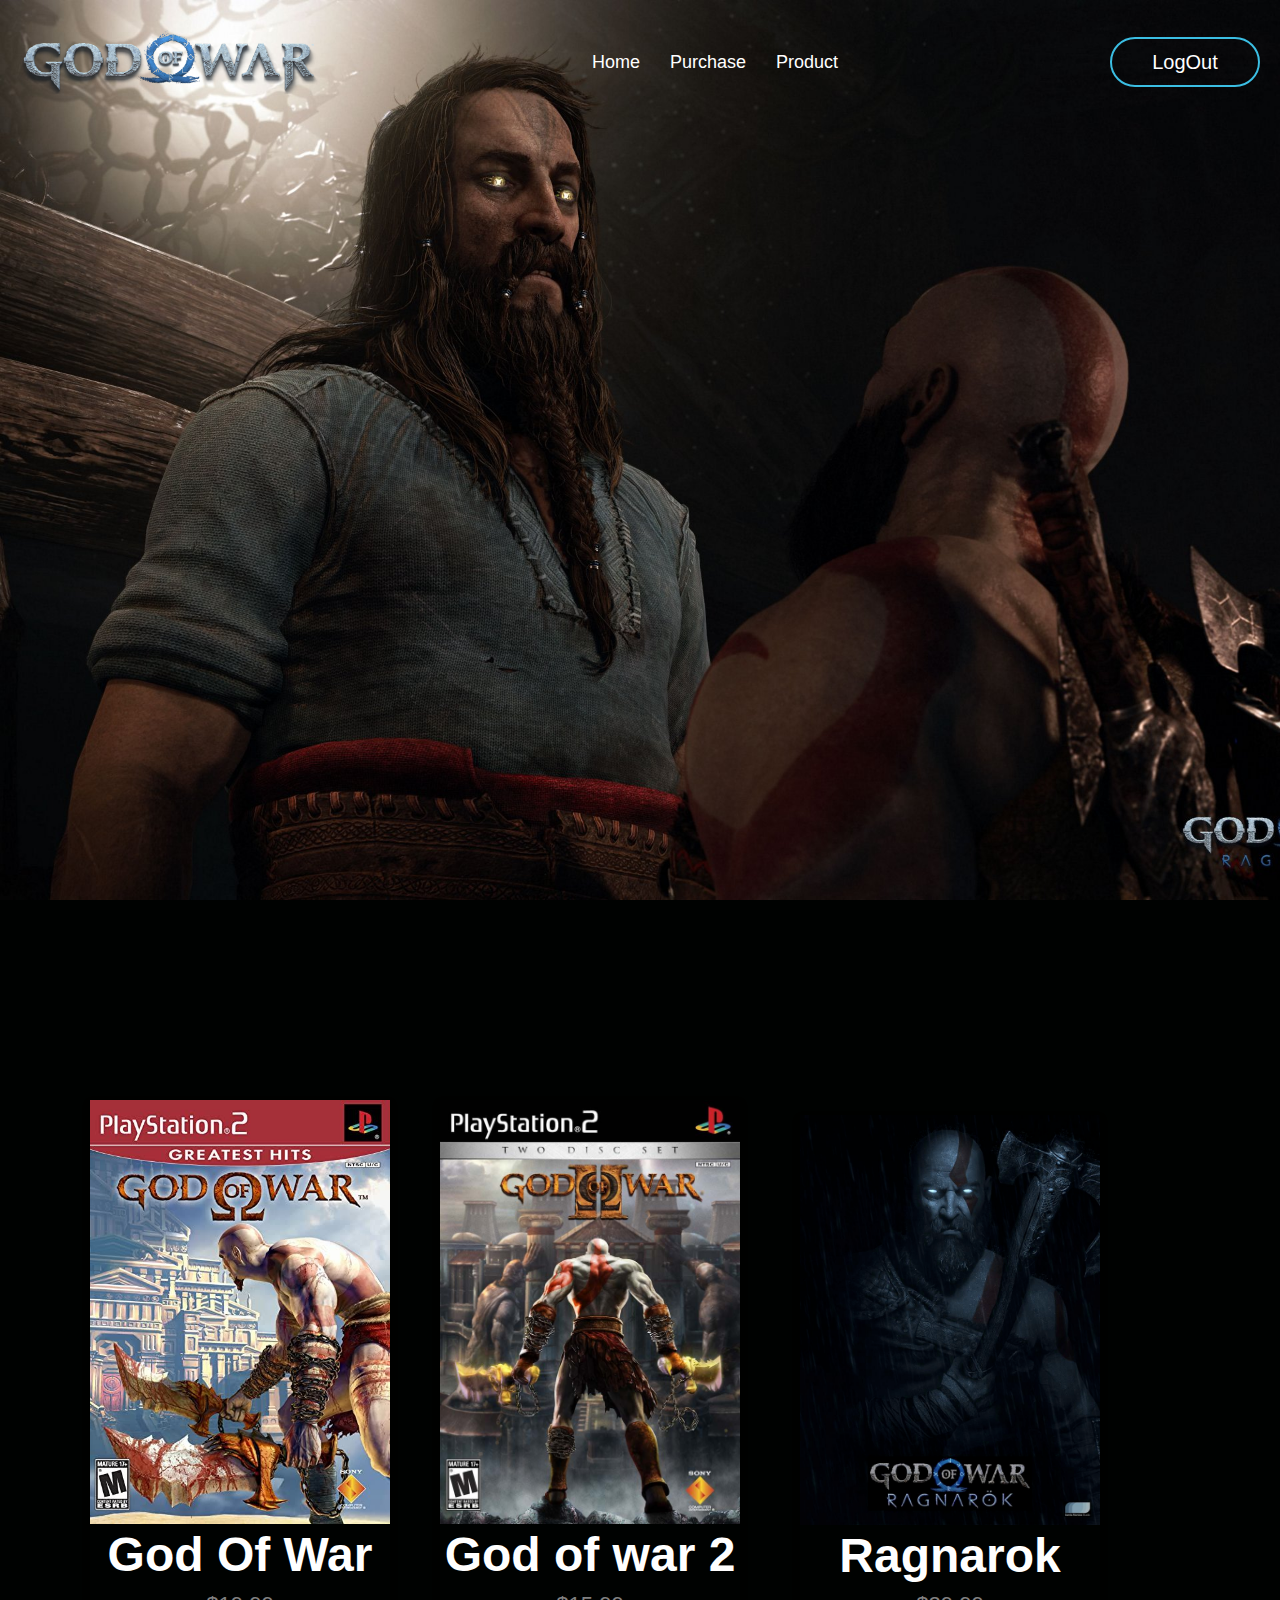
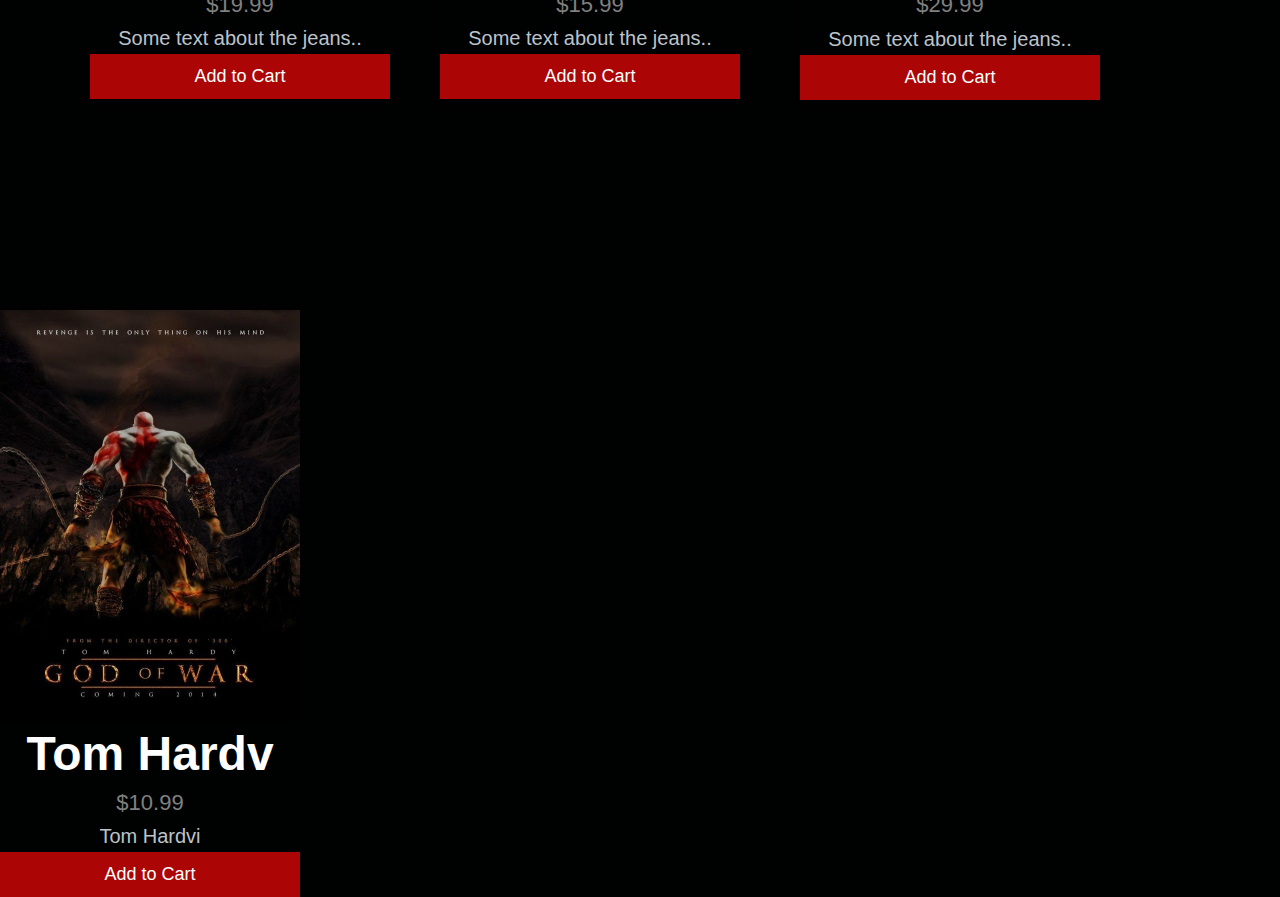
<file: buy.html>
<!DOCTYPE html>
<html lang="en">
  <head>
    <meta charset="UTF-8" />
    <meta name="viewport" content="width=device-width, initial-scale=1.0" />
    <title>God of War</title>
    <link rel="stylesheet" href="style.css" />
    <link rel="icon" type="image/x-icon" href="apple-touch-icon.png" />
    <link
      href="https://fonts.googleapis.com/css2?family=Reem+Kufi+Ink&display=swap"
      rel="stylesheet"
    />
    <link
      rel="stylesheet"
      href="https://cdnjs.cloudflare.com/ajax/libs/font-awesome/6.2.0/css/all.min.css"
    />
  </head>
  <style></style>
  <style>
    body {
      background-image: url(1176272.jpg);
      background-size: cover;
      background-position: top center;
      background-repeat: no-repeat;
     
    }
    .card {
  box-shadow: 0 4px 8px 0 rgba(0, 0, 0, 0.2);
  max-width: 300px;
  margin: auto;
  text-align: center;
  font-family: arial;
}

.price {
  color: grey;
  font-size: 22px;
}

.card button {
  border: none;
  outline: 0;
  padding: 12px;
  color: white;
  background-color: #ab0505;
  text-align: center;
  cursor: pointer;
  width: 100%;
  font-size: 18px;
}

.card button:hover {
  opacity: 0.7;
}

  </style>
  <body>
    <div class="wrapper">
      <nav>
        <div class="menu">
          <div class="logo">
            <img src="img/GodLogo.png" />
          </div>

          <input type="checkbox" id="check" />
          <label for="check" class="checkbtn">
            <i class="fas fa-bars"></i>
          </label>
          <ul>
            <li>
              <div class="MobNavBtns">
                <button>Play Now</button>
              </div>
            </li>
            <li><a href="home.html">Home</a></li>
            <li><a href="bullets.svg">Purchase</a></li>
            <li><a href="battel.html">Product</a></li>
          </ul>
          <div class="NavBtns">
            <li></li>
            <button><a href="god of war.html" style="text-decoration: none;">LogOut</a></button>
          </div>
        </div>
        </div>
      </nav>
      <!-- <section class="s-story">
        <div class="container">
          <div class="left">
            <h3 class="subtitle">
              <img src="bullets.svg" alt="Bullet" />
              <span>Action-Adventure</span>
            </h3>
  
            <h2>
             About Game
            </h2>
            <p>
                God of War is an action-adventure game franchise created by David Jaffe at Sony's Santa Monica Studio. It began in 2005 on the PlayStation 2 (PS2) video game console and has become a flagship series for PlayStation, consisting of nine installments across multiple platforms. Based on ancient mythologies, the story follows Kratos, a Spartan warrior and later the Greek God of War, who was tricked into killing his family by his former master, the original Greek God of War Ares. This sets off a series of events that leads to wars with the different mythological pantheons. The Greek-based games see Kratos follow a path of vengeance due to the machinations of the Olympian gods, while the Norse-based games which take place many years after the Greek-based ones and introduce his son Atreus as a secondary protagonist, show an older Kratos on a path of redemption and inadvertently coming into conflict with the Norse gods.
            </p>
  
            <div class="corp">
              <img
                src="logo.png"
                alt="Logo da Santa Monica Studio e da Sony"
              />
              <p>
                
              </p>
            </div>
          </div> -->
  
          <!-- <img
            src="81971-playstation-god-armour-of-knight-iii-war.png" height="1000px" width="900px"
            class="kratos-atreus"
            alt="Kratos e Atreus"
            data-aos="fade-left"
          />
        </div>
      </section>
       -->
      
      <div class="card" style="float: inline-start; margin-right: 50px;margin-left: 90px; margin-top: 200px;">
        <img src="god.jpg" alt="Denim Jeans" style="width:100%">
        <h2>God Of War</h2>
        <p class="price">$19.99</p>
        <p>Some text about the jeans..</p>
        <p><button>Add to Cart</button></p>
      </div>
      
      
      
      <div class="card" style="float: left;  margin-right: 60px;margin-top: 200px;">
        <img src="God of War II - (PS2) PlayStation 2 [Pre-Owned] - PRE-OWNED GAME DISCS (2) WITH GAME CASE AND GAME COVER AND GAME MANUAL.jpg" alt="Denim Jeans" style="width:100%">
        <h2> God of war 2</h2>
        <p class="price">$15.99</p>
        <p>Some text about the jeans..</p>
        <p><button>Add to Cart</button></p>
      </div>
      <div class="card" style="float: left;  margin-right: 60px; margin-top: 15px;margin-top: 215px;">
        <img src="God of War Ragnarök Concept Poster.jpg" alt="Denim Jeans" style="width:100%">
        <h2> Ragnarok</h2>
        <p class="price">$29.99</p>
        <p>Some text about the jeans.. <br></p>
        <p><button>Add to Cart</button></p>
      </div>    
      <div class="card" style="float: left; margin-right: 60px;margin-top: 15px;margin-top: 210px;">
        <img src="m.jpg" alt="Denim Jeans" style="width:100%">
        <h2> Tom Hardv</h2>
        <p class="price">$10.99</p>
        <p>Tom Hardvi</p>
        <p><button>Add to Cart</button></p>
      </div>
      </body>   
      </html>
</file>
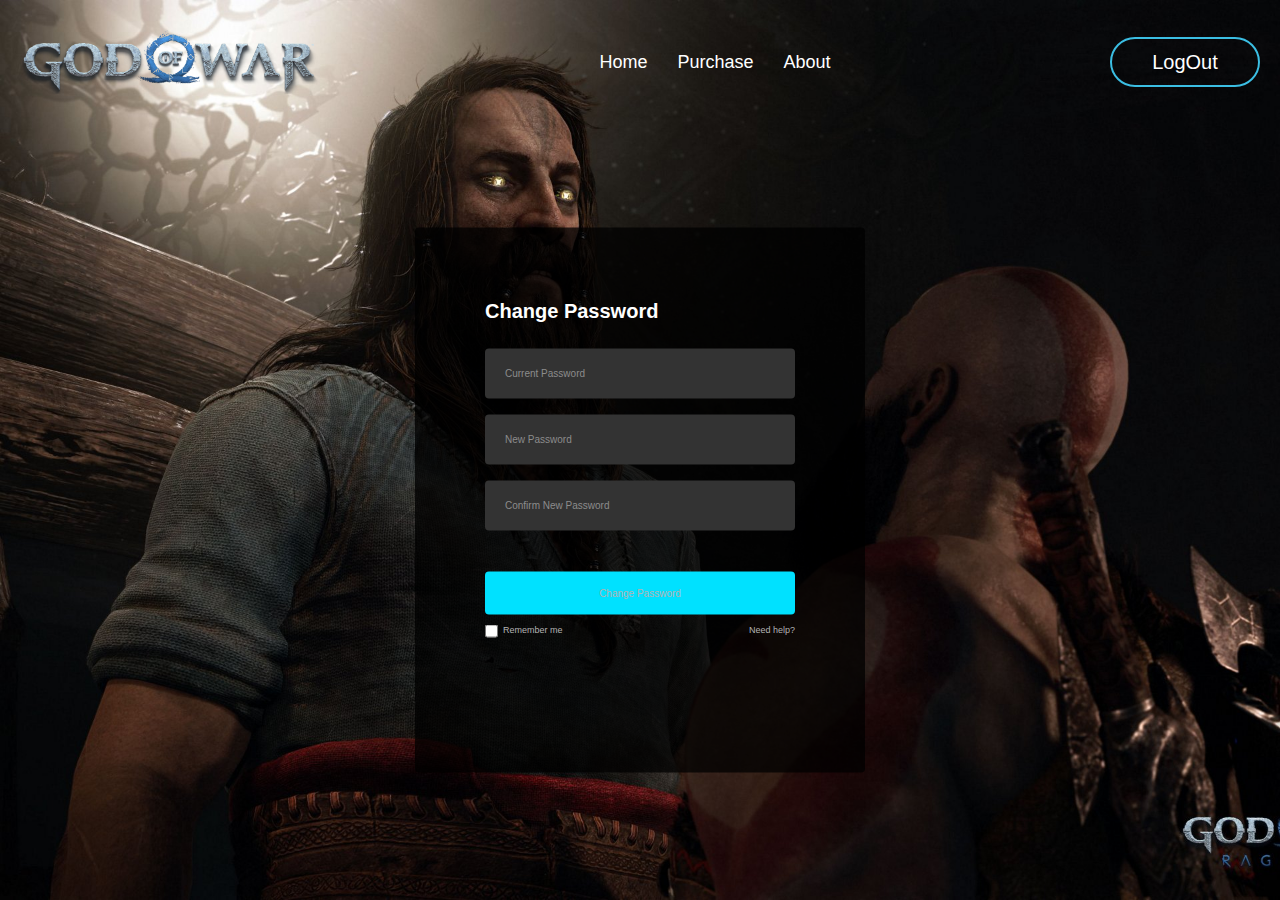
<file: chang.html>
<!DOCTYPE html>
<html lang="en">
  <head>
    <meta charset="UTF-8" />
    <meta name="viewport" content="width=device-width, initial-scale=1.0" />
    <title>God of War</title>
    <link rel="stylesheet" href="style.css" />
    <link rel="icon" type="image/x-icon" href="apple-touch-icon.png" />
    <link
      href="https://fonts.googleapis.com/css2?family=Reem+Kufi+Ink&display=swap"
      rel="stylesheet"
    />
    <link
      rel="stylesheet"
      href="https://cdnjs.cloudflare.com/ajax/libs/font-awesome/6.2.0/css/all.min.css"
    />
  </head>
  <style></style>
  <style>
    body {
      background-image: url(1176272.jpg);
      background-size: cover;
      background-position: top center;
      background-repeat: no-repeat;
     
    }
    .card {
  box-shadow: 0 4px 8px 0 rgba(0, 0, 0, 0.2);
  max-width: 300px;
  margin: auto;
  text-align: center;
  font-family: arial;
}

.price {
  color: grey;
  font-size: 22px;
}

.card button {
  border: none;
  outline: 0;
  padding: 12px;
  color: white;
  background-color: #ab0505;
  text-align: center;
  cursor: pointer;
  width: 100%;
  font-size: 18px;
}

.card button:hover {
  opacity: 0.7;
}

  </style>
  <body>
    <div class="wrapper">
      <nav>
        <div class="menu">
          <div class="logo">
            <img src="img/GodLogo.png" />
          </div>

          <input type="checkbox" id="check" />
          <label for="check" class="checkbtn">
            <i class="fas fa-bars"></i>
          </label>
          <ul>
            <li>
              <div class="MobNavBtns">
                <button>Play Now</button>
              </div>
            </li>
            <li><a href="home.html">Home</a></li>
            <li><a href="buy.html">Purchase</a></li>
            <li><a href="About.html">About</a></li>
          </ul>
          <div class="NavBtns">
            <li></li>
            <button><a href="god of war.html" style="text-decoration: none;">LogOut</a></button>
          </div>
        </div>
        </div>
      </nav>
      <div class="form-wrapper" style="margin-top: 50px;">
        <h2>Change Password</h2>
        <form action="#">
            <div class="form-control">
                <input type="text" required>
                <label>Current Password</label>
            </div>
            <div class="form-control">
                <input type="password" required>
                <label> New Password</label>
            </div>
            <div class="form-control">
                <input type="password" required>
                <label>  Confirm New Password</label>
            </div>
            <button type="submit"><a href="home.html" style="text-decoration: none;">Change Password</a></button>
            <div class="form-help"> 
                <div class="remember-me">
                    <input type="checkbox" id="remember-me">
                    <label for="remember-me">Remember me</label>
                </div>
                <a href="#">Need help?</a>
            </div>
        </form>
        <!-- <p>New to Game? <a href="singup.html">Sign up now</a></p>
        <small>
            This page is protected by Google reCAPTCHA to ensure you're not a bot. 
            <a href="#">Learn more.</a>
        </small> -->
    </div>
        
      </body>
      </html>
</file>
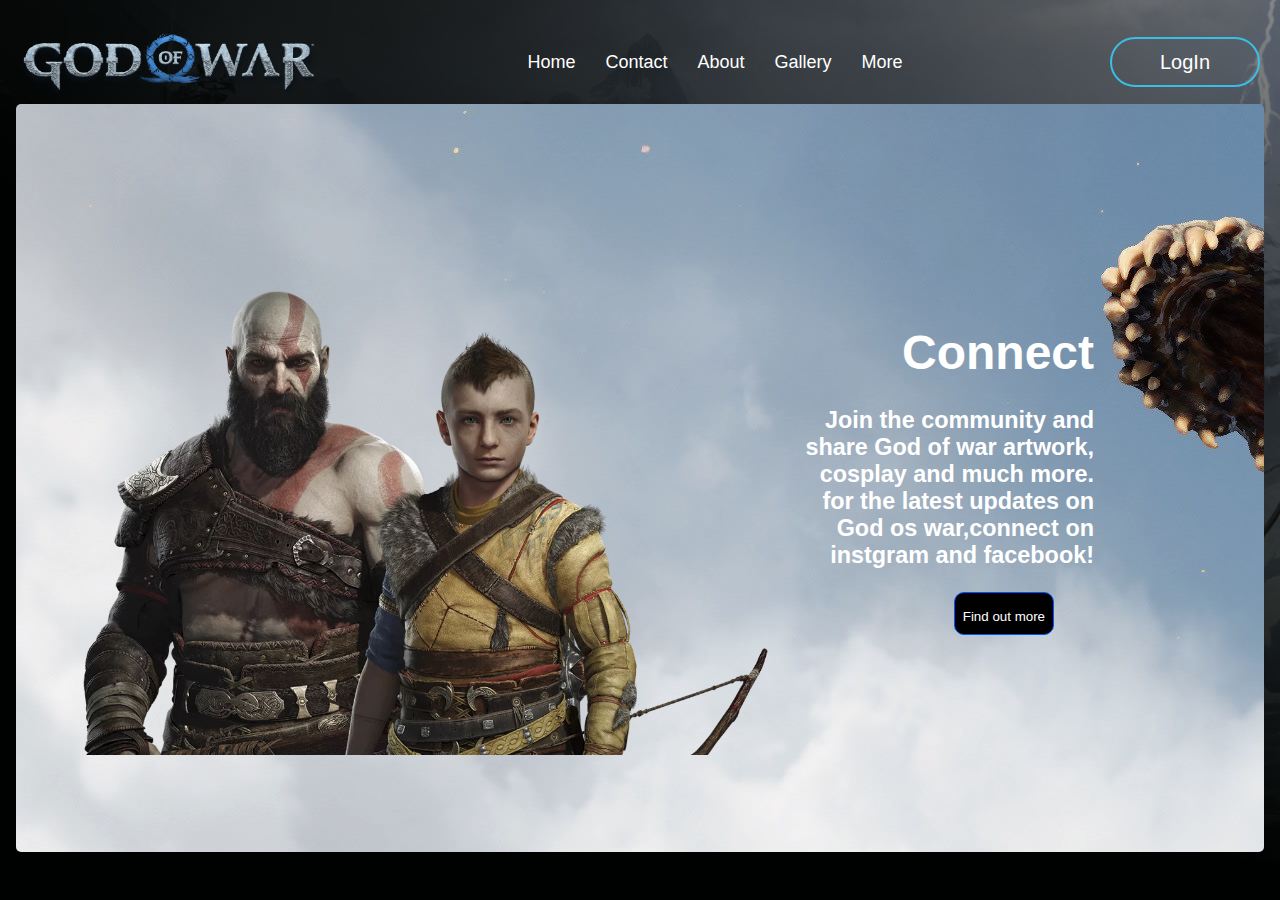
<file: Contact.html>
<!DOCTYPE html>
<html lang="en">
  <head>
    <meta charset="UTF-8" />
    <meta name="viewport" content="width=device-width, initial-scale=1.0" />
    <title>God Of War</title>
    <link rel="stylesheet" href="style.css" />
    <link rel="icon" type="image/x-icon" href="apple-touch-icon.png" />
    <link
      href="https://fonts.googleapis.com/css2?family=Reem+Kufi+Ink&display=swap"
      rel="stylesheet"
    />
    <link
      rel="stylesheet"
      href="https://cdnjs.cloudflare.com/ajax/libs/font-awesome/6.2.0/css/all.min.css"
    />
  </head>
  <style>
    body {
      background-image: url(bg-story.png);
      background-size: cover;
      background-position: top center;
      background-repeat: no-repeat;
    }
    input[type=text], select, textarea {
  width: 100%;
  padding: 12px;
  border: 1px solid #ccc;
  margin-top: 6px;
  margin-bottom: 16px;
  resize: vertical;
}

input[type=submit] {
  background-color: #04AA6D;
  color: white;
  padding: 12px 20px;
  border: none;
  cursor: pointer;
}

input[type=submit]:hover {
  background-color: #45a049;
}


.container {
  border-radius: 5px;
  background-image: url(bg-characters.png);
  padding: 10px;
}


.column {
  float: left;
  width: 50%;
  margin-top: 6px;
  padding: 20px;
}


.row:after {
  content: "";
  display: table;
  clear: both;
}


@media screen and (max-width: 600px) {
  .column, input[type=submit] {
    width: 100%;
    margin-top: 0;
  }
}

.container {
  display: flex;
  align-items: center;
  justify-content: center
}

img {
  max-width: 100%;
  max-height:100%;
}

.text {
  font-size: 20px;
  padding-left: 20px;
}
.button {
        background-color: #000;
        border: .5px solid rgb(0, 81, 255);
        border-radius: 10px;
        color: #fff;
        padding: 8px;
        float: right;
        margin-right: 200px; 
        padding-top: 10px;
        /* box-shadow: 0 0 30px 0 rgb(0, 47, 255),
                    0 0 30px 0 rgb(0, 47, 255),
                    0 0 10px 0 rgb(0, 47, 255); */
      }
  </style>
  <body>
    <div class="wrapper">

      <nav>
        <div class="menu">
      
          <div class="logo">
            <img src="img/GodLogo.png" />
          </div>


          <input type="checkbox" id="check" />
          <label for="check" class="checkbtn">
            <i class="fas fa-bars"></i>
          </label>
          <ul>
            <li>
              <div class="MobNavBtns">
                <button>Play Now</button>
              </div>
            </li>
            <li><a href="god of war.html">Home</a></li>
            <li><a href="Contact.html">Contact</a></li>
            <li><a href="About.html">About</a></li>
            <li><a href="gallery.html">Gallery</a></li>
            <li><a href="#">More</a></li>
          </ul>

          <div class="NavBtns">
            <li></li>
            <button><a href="Login.html" style="text-decoration: none;">LogIn</a></button>
          </div>
        </div>
      </nav>
      <div class="container" style="background-image: url(1173138.jpg);">
        <div class="image">
          <img src="son.webp" style="margin-top: 90px;">
        </div>
        <div class="text" >
          <h2 style="text-align: end; margin-right: 160px;font-family:Verdana, Geneva, Tahoma, sans-serif;"  >Connect</h2> <br>
          <h3 style="text-align: end;margin-right: 160px;">Join the community and  share God of war artwork,<br> cosplay and much more.<br> for the latest updates on <br>God os  war,connect  on instgram and facebook!</h3>
        <br><div class="button"><button>Find out more</button>
        </div>
      </div>
     
      </body>
    </html>
</file>
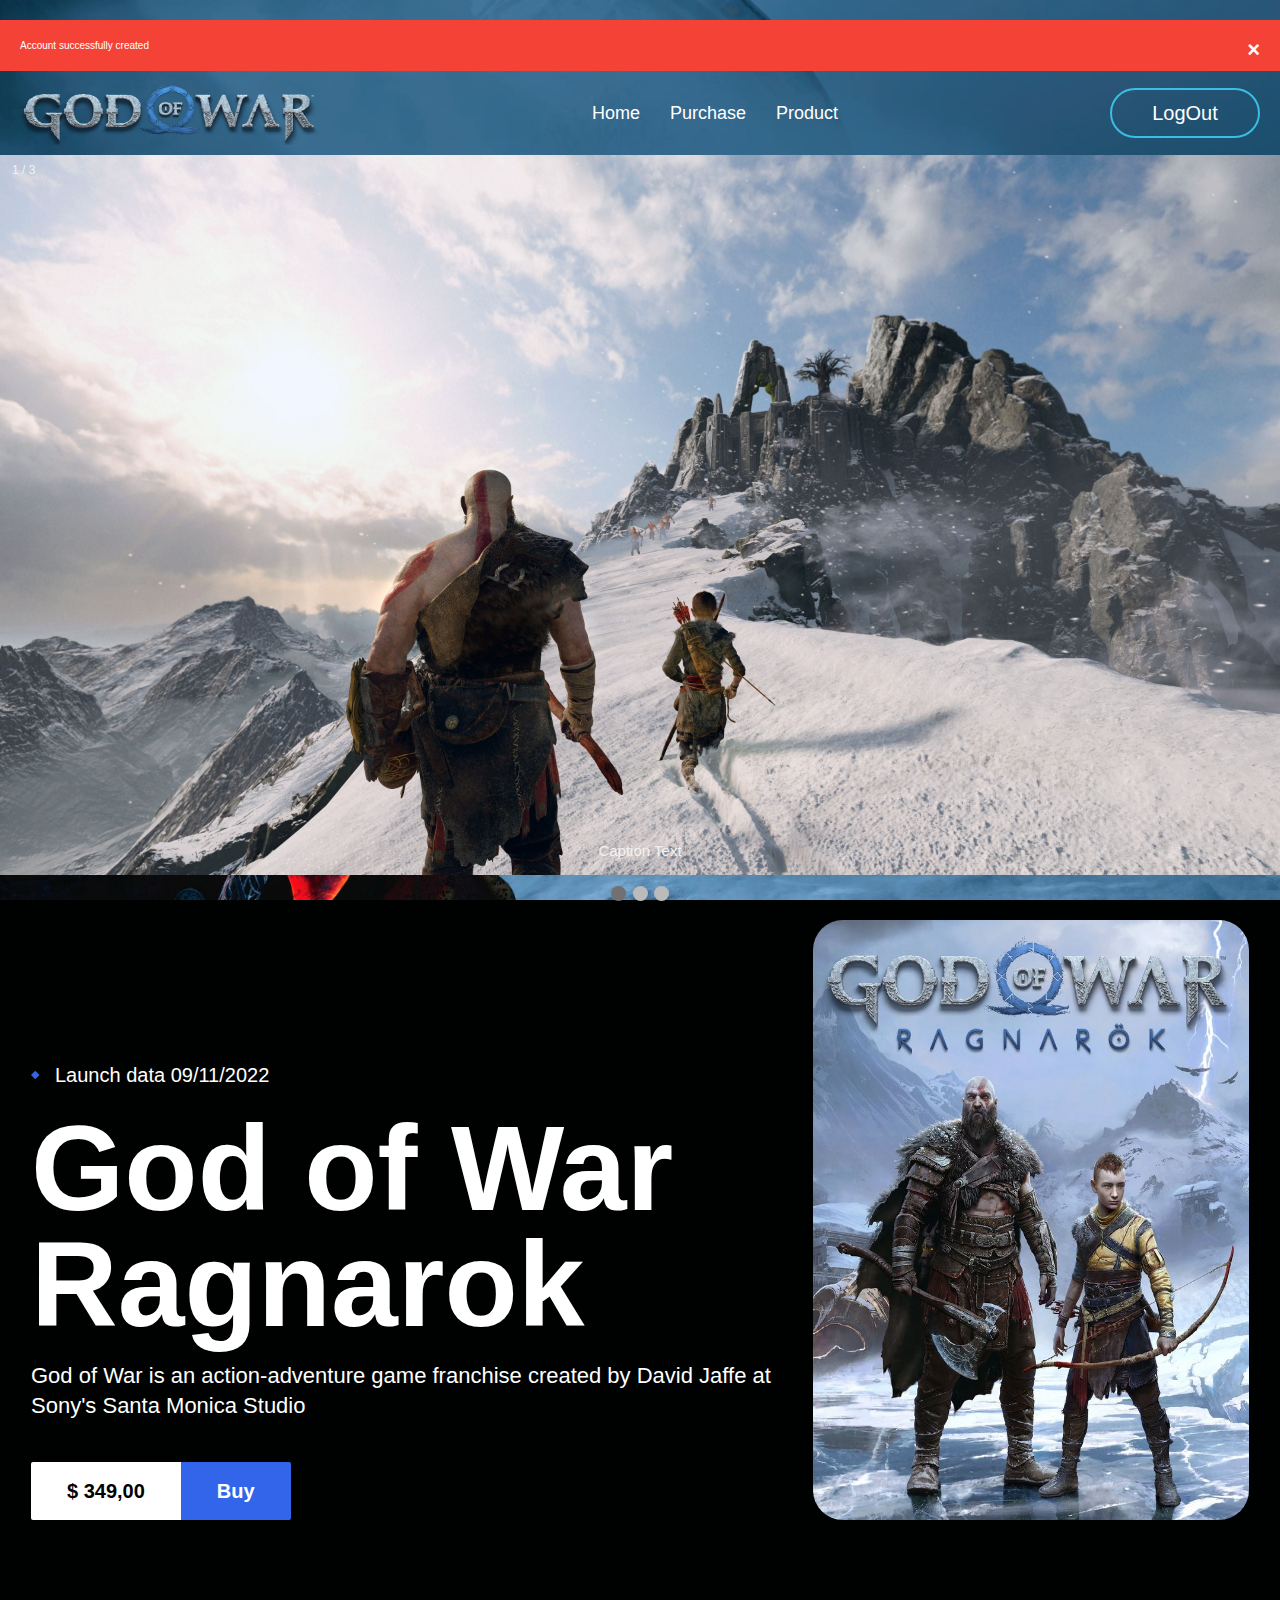
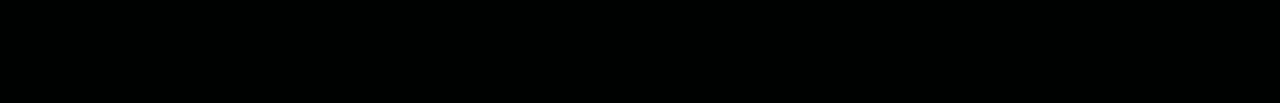
<file: home.html>
<!DOCTYPE html>
<html lang="en">
  <head>
    <meta charset="UTF-8" />
    <meta name="viewport" content="width=device-width, initial-scale=1.0" />
    <title>God of War</title>
    <link rel="stylesheet" href="style.css" />
    <link rel="icon" type="image/x-icon" href="apple-touch-icon.png" />
    <link
      href="https://fonts.googleapis.com/css2?family=Reem+Kufi+Ink&display=swap"
      rel="stylesheet"
    />
    <link
      rel="stylesheet"
      href="https://cdnjs.cloudflare.com/ajax/libs/font-awesome/6.2.0/css/all.min.css"
    />
  </head>
  <style></style>
  <style>
    body {
      background-image: url(1304607.jpeg);
      background-size: cover;
      background-position: top center;
      background-repeat: no-repeat;
    }

.slideshow-container {
  max-width: 3000px;
  position: relative;
  margin: auto;
}


.text {
  color: #f2f2f2;
  font-size: 15px;
  padding: 8px 12px;
  position: absolute;
  bottom: 8px;
  width: 100%;
  text-align: center;
}


.numbertext {
  color: #f2f2f2;
  font-size: 12px;
  padding: 8px 12px;
  position: absolute;
  top: 0;
}


.dot {
  height: 15px;
  width: 15px;
  margin: 0 2px;
  background-color: #bbb;
  border-radius: 50%;
  display: inline-block;
  transition: background-color 0.6s ease;
}

.active {
  background-color: #717171;
}

.fade {
  animation-name: fade;
  animation-duration: 1.5s;
}

@keyframes fade {
  from {opacity: .4} 
  to {opacity: 1}
}


@media only screen and (max-width: 300px) {
  .text {font-size: 11px}
}
.s-hero1 {
  padding-top: 16.4rem;
  padding-bottom: 10.3rem;
  background-image: url("bg-story.png");
  background-position: top center;
  background-repeat: no-repeat;
  background-attachment: fixed;
  height: 80rem;}
  
  .container {
    display: flex;
    align-items: flex-end;
    justify-content: space-between;
  }

  .left {
    width: 100%;
    max-width: 78.2rem;

    h1 {
      margin-top: 2.4rem;
      margin-bottom: 1.8rem;
    }

    p {
      font-weight: 500;
      font-size: 2.2rem;
      line-height: 140%;
      color: #ffffff;
      margin-bottom: 4rem;
    }

    .value {
      display: flex;

      strong {
        background-color: #ffffff;
        padding: 1.8rem 3.6rem;
        font-weight: 700;
        font-size: 2rem;
        line-height: 2.2rem;
        color: #000000;
        border-top-left-radius: 0.2rem;
        border-bottom-left-radius: 0.2rem;
      }

      a {
        display: block;
        background-color: #3265ea;
        padding: 1.8rem 3.6rem;
        font-weight: 700;
        font-size: 2rem;
        line-height: 2.2rem;
        text-decoration: none;
        border-top-right-radius: 0.2rem;
        border-bottom-right-radius: 0.2rem;
      }
    }
  }
  .alert {
  padding: 20px;
  background-color: #f44336;
  color: white;
}

.closebtn {
  margin-left: 15px;
  color: white;
  font-weight: bold;
  float: right;
  font-size: 22px;
  line-height: 20px;
  cursor: pointer;
  transition: 0.3s;
}

.closebtn:hover {
  color: black;
}
  </style>
  <body><div class="alert">
    <span class="closebtn" onclick="this.parentElement.style.display='none';">&times;</span> 
    Account successfully created
  </div>
    <div class="wrapper">
      <nav>
        <div class="menu">
          <div class="logo">
            <img src="img/GodLogo.png" />
          </div>

          <input type="checkbox" id="check" />
          <label for="check" class="checkbtn">
            <i class="fas fa-bars"></i>
          </label>
          <ul>
            <li>
              <div class="MobNavBtns">
                <button>Play Now</button>
              </div>
            </li>
            <li><a href="home.html">Home</a></li>
            <li><a href="buy.html">Purchase</a></li>
            <li><a href="battel.html">Product</a></li>
          </ul>
          <div class="NavBtns">
            <li></li>
            <button><a href="god of war.html" style="text-decoration: none;">LogOut</a></button>
          </div>
        </div>
      </nav>
      <div class="slideshow-container">

        <div class="mySlides fade">
          <div class="numbertext">1 / 3</div>
          <img src="peakpx (4).jpg" style="width:100%">
          <div class="text">Caption Text</div>
        </div>
        
        <div class="mySlides fade">
          <div class="numbertext">2 / 3</div>
          <img src="peakpx (5).jpg" style="width:100%">
          <div class="text">Caption Two</div>
        </div>
        
        <div class="mySlides fade">
          <div class="numbertext">3 / 3</div>
          <img src="wp8993620-god-of-war-ultra-hd-wallpapers.jpg" style="width:100%">
          <div class="text">Caption Three</div>
        </div>
        
        </div>
        <br>
        
        <div style="text-align:center">
          <span class="dot"></span> 
          <span class="dot"></span> 
          <span class="dot"></span> 
        </div>
        
        <script>
        let slideIndex = 0;
        showSlides();
        
        function showSlides() {
          let i;
          let slides = document.getElementsByClassName("mySlides");
          let dots = document.getElementsByClassName("dot");
          for (i = 0; i < slides.length; i++) {
            slides[i].style.display = "none";  
          }
          slideIndex++;
          if (slideIndex > slides.length) {slideIndex = 1}    
          for (i = 0; i < dots.length; i++) {
            dots[i].className = dots[i].className.replace(" active", "");
          }
          slides[slideIndex-1].style.display = "block";  
          dots[slideIndex-1].className += " active";
          setTimeout(showSlides, 3000); 
        }
        </script>
        <section class="s-hero1">
            <div class="container">
              <div class="left">
                <h3 class="subtitle">
                  <img src="bullets.svg" alt="Bullets" />
                  <span>Launch data  09/11/2022</span>
                  <h1>God of War Ragnarok</h1>
                  <p>
                    God of War is an action-adventure game franchise created by David
                    Jaffe at Sony's Santa Monica Studio
                  </p>
      
                  <div class="value">
                    <strong>$ 349,00</strong>
                    <a href="#" target="_blank">Buy</a>
                  </div>
                </h3>
              </div>

              <div class="right" style="margin-top: 30px;">
           
              
                  <img
                    src="right.jpg"
                    alt="Thumbnail do trailer"

                    height="600px"
                    width="500px"
                    style="border-radius: 30px;"
                  />
              </div>
            </div>
          </section>
    </body>
    </html>
</file>
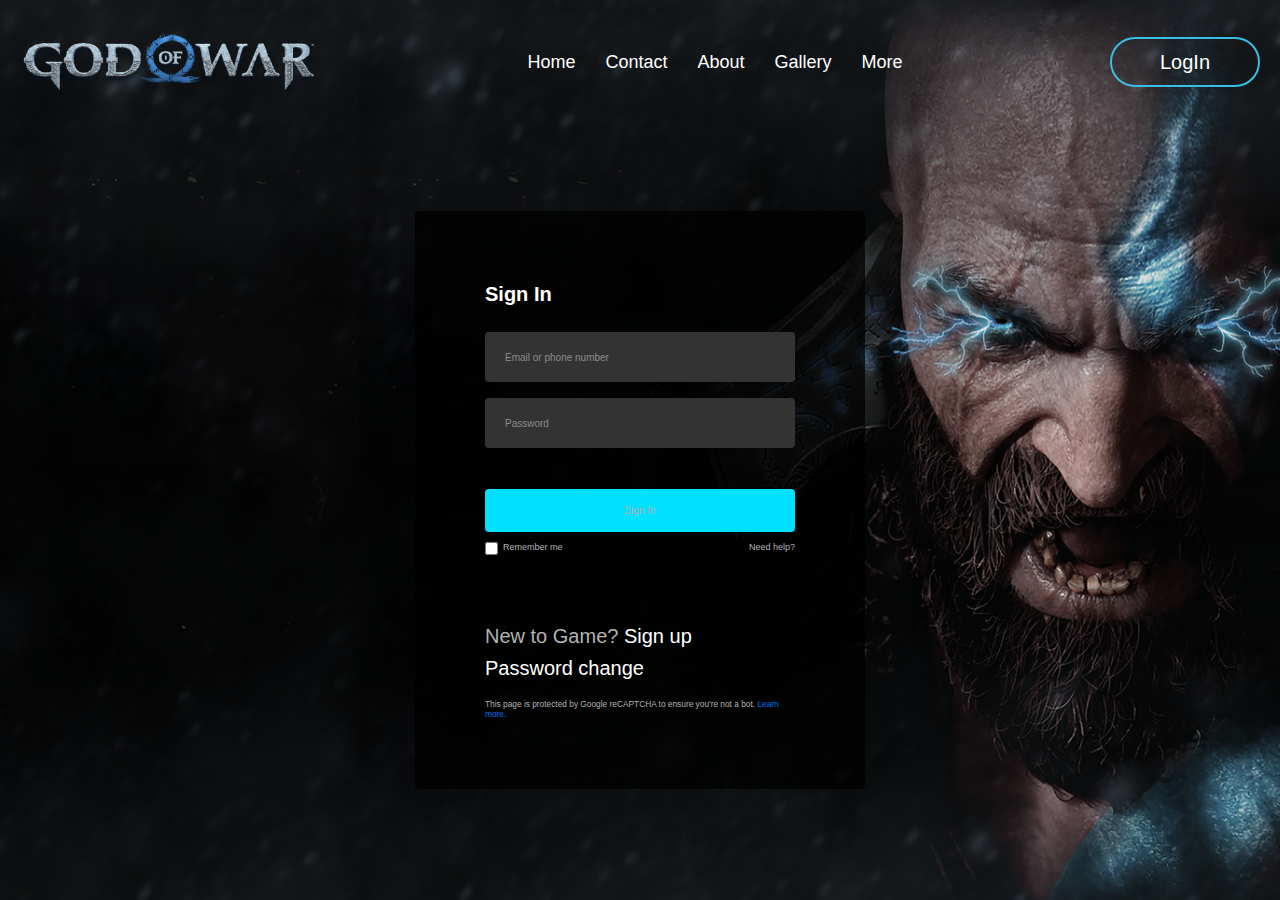
<file: Login.html>
<!DOCTYPE html>
<html lang="en">
  <head>
    <meta charset="UTF-8" />
    <meta name="viewport" content="width=device-width, initial-scale=1.0" />
    <title>God Of War</title>
    <link rel="stylesheet" href="style.css" />
    <link rel="icon" type="image/x-icon" href="apple-touch-icon.png" />
    <link
      href="https://fonts.googleapis.com/css2?family=Reem+Kufi+Ink&display=swap"
      rel="stylesheet"
    />
    <link
      rel="stylesheet"
      href="https://cdnjs.cloudflare.com/ajax/libs/font-awesome/6.2.0/css/all.min.css"
    />
  </head>
  <style>
    body {
      background-image: url(img/GodBG.png);
      background-size: cover;
      background-position: top center;
      background-repeat: no-repeat;
    }
  </style>
  <body>
    <div class="wrapper">

      <nav>
        <div class="menu">
     
          <div class="logo">
            <img src="img/GodLogo.png" />
          </div>

    
          <input type="checkbox" id="check" />
          <label for="check" class="checkbtn">
            <i class="fas fa-bars"></i>
          </label>
          <ul>
            <li>
              <div class="MobNavBtns">
                <button>Play Now</button>
              </div>
            </li>
            <li><a href="god of war.html">Home</a></li>
            <li><a href="Contact.html">Contact</a></li>
            <li><a href="About.html">About</a></li>
            <li><a href="gallery.html">Gallery</a></li>
            <li><a href="#">More</a></li>
          </ul>

          <div class="NavBtns">
            <li></li>
            <button><a href="Login.html" style="text-decoration: none;">LogIn</a></button>
          </div>
        </div>
      </nav>
      <div class="form-wrapper" style="margin-top: 50px;">
        <h2>Sign In</h2>
        <form action="#">
            <div class="form-control">
                <input type="text" required>
                <label>Email or phone number</label>
            </div>
            <div class="form-control">
                <input type="password" required>
                <label>Password</label>
            </div>
            <button type="submit"><a href="home.html" style="text-decoration: none;">Sign In</a></button>
            <div class="form-help"> 
                <div class="remember-me">
                    <input type="checkbox" id="remember-me">
                    <label for="remember-me">Remember me</label>
                    
                </div>
                <a href="#">Need help?</a>
            </div>
        </form>
        <p>New to Game? <a href="singup.html">Sign up </a> <br><a href="chang.html">Password change</a></p>
        <small>
            This page is protected by Google reCAPTCHA to ensure you're not a bot. 
            <a href="#">Learn more.</a>
        </small>
    </div>
  </body>
  </html>
</file>
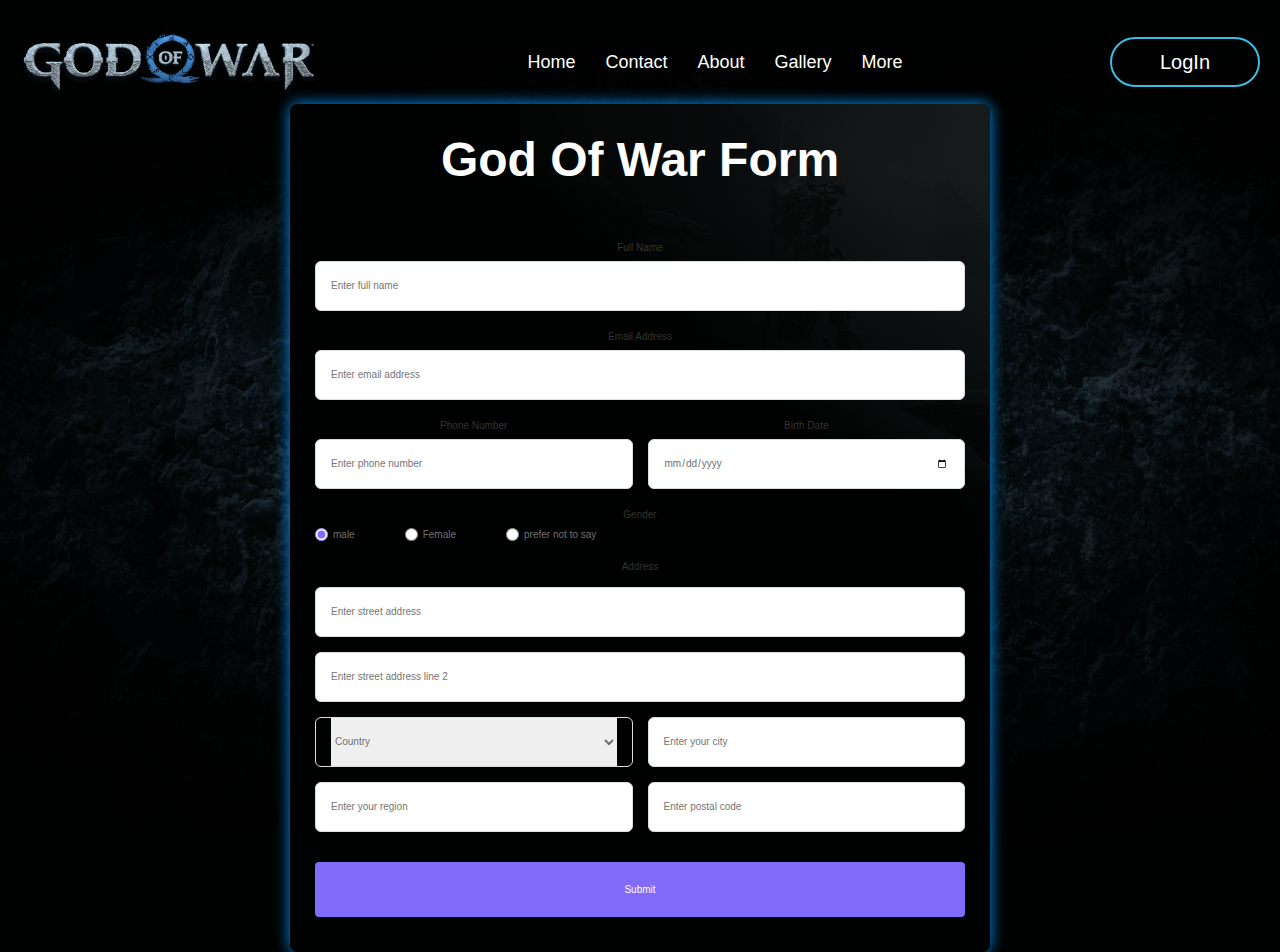
<file: singup.html>
<!DOCTYPE html>
<html lang="en">
  <head>
    <meta charset="UTF-8" />
    <meta name="viewport" content="width=device-width, initial-scale=1.0" />
    <title>God Of War</title>
    <link rel="stylesheet" href="style.css" />
    <link rel="icon" type="image/x-icon" href="apple-touch-icon.png" />
    <link
      href="https://fonts.googleapis.com/css2?family=Reem+Kufi+Ink&display=swap"
      rel="stylesheet"
    />
    <link
      rel="stylesheet"
      href="https://cdnjs.cloudflare.com/ajax/libs/font-awesome/6.2.0/css/all.min.css"
    />
  </head>
  <style>
    body {
      background-image: url(bg-characters.png);
      background-size: cover;
      background-position: top center;
      background-repeat: no-repeat;
    }
    .container {
  position: relative;
  max-width: 700px;
  width: 120%;
  /* background: #fff; */
  background-image: url(bg-story.png);
  padding: 25px;
  border-radius: 8px;
  box-shadow: 0 0 15px rgb(0, 149, 255);
}
.container header {
  font-size: 1.5rem;
  color: #000000;
  font-weight: 500;
  text-align: right;
  background-color: transparent;
  
}
.container .form {
  margin-top: 50px;
}
.form .input-box {
  width: 100%;
  margin-top: 20px;
}
.input-box label {
  color: #333;
}
.form :where(.input-box input, .select-box) {
  position: relative;
  height: 50px;
  width: 100%;
  outline: none;
  font-size: 1rem;
  color: #707070;
  margin-top: 8px;
  border: 1px solid #ddd;
  border-radius: 6px;
  padding: 0 15px;
}
.input-box input:focus {
  box-shadow: 0 1px 0 rgba(0, 0, 0, 0.1);
}
.form .column {
  display: flex;
  column-gap: 15px;
}
.form .gender-box {
  margin-top: 20px;
}
.gender-box h3 {
  color: #333;
  font-size: 1rem;
  font-weight: 400;
  margin-bottom: 8px;
}
.form :where(.gender-option, .gender) {
  display: flex;
  align-items: center;
  column-gap: 50px;
  flex-wrap: wrap;
}
.form .gender {
  column-gap: 5px;
}
.gender input {
  accent-color: rgb(130, 106, 251);
}
.form :where(.gender input, .gender label) {
  cursor: pointer;
}
.gender label {
  color: #707070;
}
.address :where(input, .select-box) {
  margin-top: 15px;
}
.select-box select {
  height: 100%;
  width: 100%;
  outline: none;
  border: none;
  color: #707070;
  font-size: 1rem;
}
.form button {
  height: 55px;
  width: 100%;
  color: #fff;
  font-size: 1rem;
  font-weight: 400;
  margin-top: 30px;
  border: none;
  cursor: pointer;
  transition: all 0.2s ease;
  background: rgb(130, 106, 251);
}
.form button:hover {
  background: rgb(88, 56, 250);
@media screen and (max-width: 500px) {
  .form .column {
    flex-wrap: wrap;
  }
  .form :where(.gender-option, .gender) {
    row-gap: 15px;
  }
}
#top1{
    margin-top: 100%;
}
  </style>
  <body> 
    <center>
    <div class="wrapper">

      <nav>
        <div class="menu">
     
          <div class="logo">
            <img src="img/GodLogo.png" />
          </div>

    
          <input type="checkbox" id="check" />
          <label for="check" class="checkbtn">
            <i class="fas fa-bars"></i>
          </label>
          <ul>
            <li>
              <div class="MobNavBtns">
                <button>Play Now</button>
              </div>
            </li>
            <li><a href="god of war.html">Home</a></li>
            <li><a href="Contact.html">Contact</a></li>
            <li><a href="About.html">About</a></li>
            <li><a href="gallery.html">Gallery</a></li>
            <li><a href="#">More</a></li>
          </ul>

          <div class="NavBtns">
            <li></li>
            <button><a href="Login.html" style="text-decoration: none;">LogIn</a></button>
          </div>
        </div>
      </nav>
      <section class="container">
        <!-- <header>God Of War Form</header> -->
        <h2 >God Of War Form</h2>
    
        <form action="#" class="form">
          <div class="input-box">
            <label>Full Name</label>
            <input type="text" placeholder="Enter full name" required />
          </div>
  
          <div class="input-box">
            <label>Email Address</label>
            <input type="text" placeholder="Enter email address" required />
          </div>
  
          <div class="column">
            <div class="input-box">
              <label>Phone Number</label>
              <input type="number" placeholder="Enter phone number" required />
            </div>
            <div class="input-box">
              <label>Birth Date</label>
              <input type="date" placeholder="Enter birth date" required />
            </div>
          </div>
          <div class="gender-box">
            <h3>Gender</h3>
            <div class="gender-option">
              <div class="gender">
                <input type="radio" id="check-male" name="gender" checked />
                <label for="check-male">male</label>
              </div>
              <div class="gender">
                <input type="radio" id="check-female" name="gender" />
                <label for="check-female">Female</label>
              </div>
              <div class="gender">
                <input type="radio" id="check-other" name="gender" />
                <label for="check-other">prefer not to say</label>
              </div>
            </div>
          </div>
          <div class="input-box address">
            <label>Address</label>
            <input type="text" placeholder="Enter street address" required />
            <input type="text" placeholder="Enter street address line 2" required />
            <div class="column">
              <div class="select-box">
                <select>
                  <option hidden>Country</option>
                  <option>America</option>
                  <option>Japan</option>
                  <option>India</option>
                  <option>Nepal</option>
                </select>
              </div>
              <input type="text" placeholder="Enter your city" required />
            </div>
            <div class="column">
              <input type="text" placeholder="Enter your region" required />
              <input type="number" placeholder="Enter postal code" required />
            </div>
          </div>
          <button style="text-decoration: none;"><a href="god of war.html">Submit</a></button>
        </form>
      </section>
    </center>
  </body>
  </html>
</file>
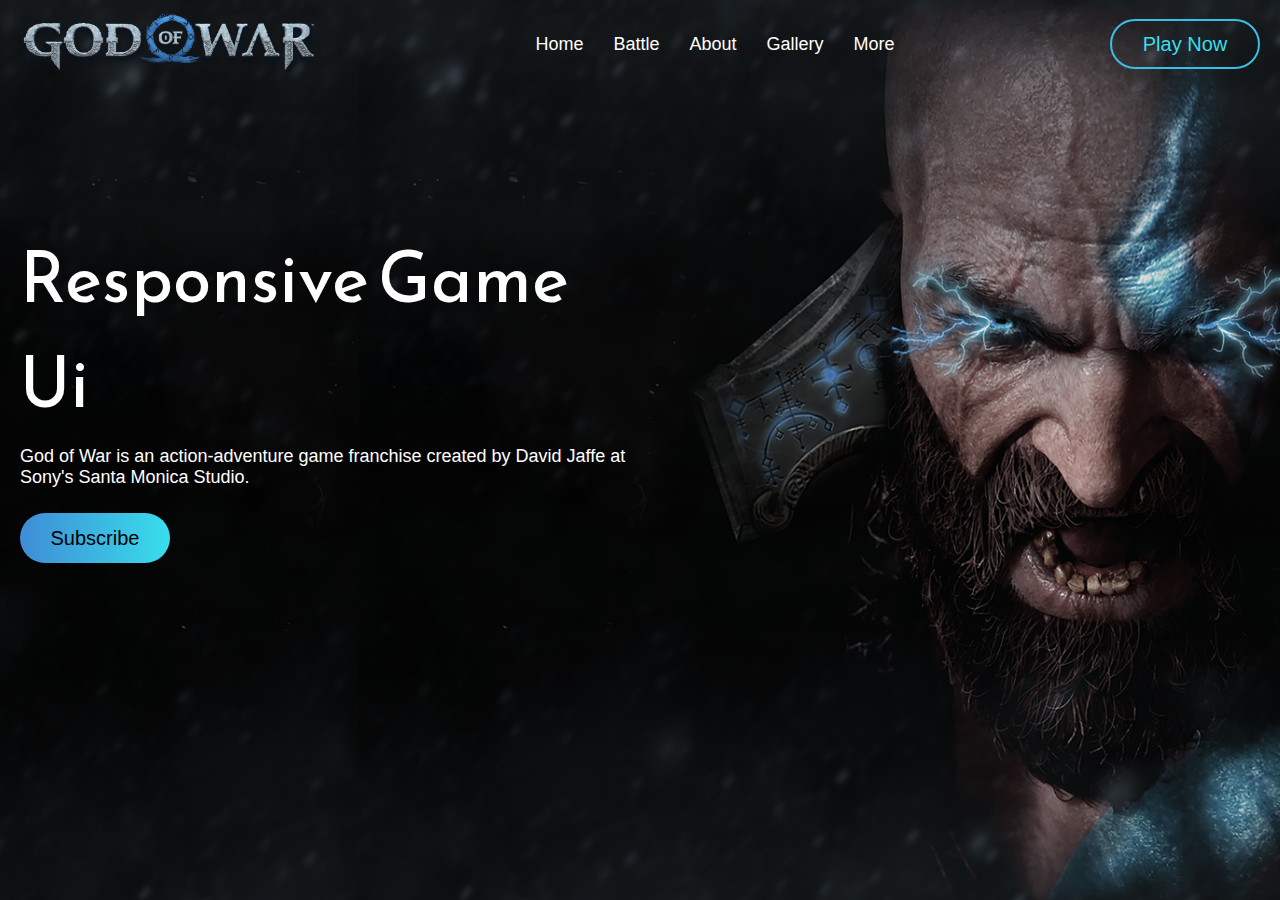
<file: main/Game-Ui(1).html>
<!DOCTYPE html>
<html lang="en">
  <head>
    <meta charset="UTF-8" />
    <meta name="viewport" content="width=device-width, initial-scale=1.0" />
    <title>Responsive Game Ui</title>
    <link rel="stylesheet" href="style.css" />
    <link
      href="https://fonts.googleapis.com/css2?family=Reem+Kufi+Ink&display=swap"
      rel="stylesheet"
    />
    <link
      rel="stylesheet"
      href="https://cdnjs.cloudflare.com/ajax/libs/font-awesome/6.2.0/css/all.min.css"
    />
  </head>
  <style>
    body {
      background-image: url(img/GodBG.png);
      background-size: cover;
      background-position: top center;
      background-repeat: no-repeat;
    }
  </style>
  <body>
    <div class="wrapper">
      <!-- Top Header Code -->
      <nav>
        <div class="menu">
          <!-- logo -->
          <div class="logo">
            <img src="img/GodLogo.png" />
          </div>

          <!-- Menu Bar Code -->
          <input type="checkbox" id="check" />
          <label for="check" class="checkbtn">
            <i class="fas fa-bars"></i>
          </label>
          <ul>
            <li>
              <div class="MobNavBtns">
                <button>Play Now</button>
              </div>
            </li>
            <li><a href="#">Home</a></li>
            <li><a href="#">Battle</a></li>
            <li><a href="#">About</a></li>
            <li><a href="#">Gallery</a></li>
            <li><a href="#">More</a></li>
          </ul>

          <div class="NavBtns">
            <button>Play Now</button>
          </div>
        </div>
      </nav>

      <div class="container">
        <div class="InnerDiv">
          <div class="center">
            <p class="title">Responsive Game Ui</p>
            <p class="sub_des">
              God of War is an action-adventure game franchise created by David
              Jaffe at Sony's Santa Monica Studio.
            </p>
            <div class="btns">
              <button>Subscribe</button>
            </div>
          </div>
        </div>
      </div>
    </div>
  </body>
</html>
</file>
<file: style.css>
* {
  margin: 0;
  padding: 0;
  box-sizing: border-box;
  font-family: "Poppins", sans-serif;
}

html,
body {
  height: 100%;
}

body {
  background-image: url(img/GodBG.png);
  background-size: cover;
  background-position: top center;
  background-repeat: no-repeat;
}

nav {
  width: 100%;
  padding: 10px 0;
  z-index: 12;
}

nav .menu {
  /* max-width: 1200px; */
  margin: auto;
  display: flex;
  align-items: center;
  justify-content: space-between;
  padding: 0 20px;
}

.menu .logo img {
  width: 300px;
}

.menu ul li {
  list-style: none;
}

.menu ul li a {
  text-decoration: none;
  color: #fff;
  font-size: 18px;
  font-weight: 500;
  padding: 8px 15px;
  border-radius: 50px;
  transition: all 0.3s ease;
}

.menu ul li a:hover {
  background-image: linear-gradient(to right, #3f8cd6, #38deec);
  color: #000;
}

.NavBtns button {
  height: 50px;
  width: 150px;
  border-radius: 50px;
  border: 2px solid #3bbee3;
  font-size: 20px;
  font-weight: 500;
  padding: 0 10px;
  cursor: pointer;
  outline: none;
  transition: all 0.3s ease;
  color: #38deec;
  background: transparent;
}

.NavBtns button:hover {
  background-image: linear-gradient(to right, #3f8cd6, #38deec);
  color: #000;
}

.wrapper {
  height: 100%;
}

.container {
  width: 1200px;
  height: 85%;
  margin: 0 auto;
  padding: 0 20px;
  margin-right: 500px;
}

.InnerDiv {
  height: 80%;
  display: flex;
  align-items: center;
}

.center {
  width: 54%;
}

.center .title {
  color: #fff;
  font-size: 70px;
  font-family: "Reem Kufi Ink", sans-serif;
}

.center .sub_des {
  color: #fff;
  font-size: 18px;
  font-weight: 20;
  margin: 11px 0 25px 0;
}

.center .btns button {
  height: 50px;
  width: 150px;
  border-radius: 50px;
  border: none;
  font-size: 20px;
  font-weight: 500;
  padding: 0 10px;
  cursor: pointer;
  outline: none;
  transition: all 0.3s ease;
  background-image: linear-gradient(to right, #3f8cd6, #38deec);
  color: #000;
}

.center .btns button:hover {
  border: 2px solid #3bbee3;
  color: #38deec;
  background: transparent;
}

.checkbtn {
  font-size: 30px;
  color: white;
  float: right;
  line-height: normal;
  cursor: pointer;
  display: none;
}

#check {
  display: none;
}

.MobNavBtns button {
  display: none;
  height: 40px;
  width: 150px;
  border-radius: 50px;
  font-size: 18px;
  font-weight: 500;
  padding: 0 10px;
  cursor: pointer;
  outline: none;
  transition: all 0.3s ease;
  color: #ffffff;
  background-image: linear-gradient(to right, #3f8cd6, #38deec);
  border: none;
}

/* Responsive Media Query */
@media (min-width: 1200px) {
  .menu ul {
    display: flex;
    justify-content: center;
  }
}

@media (max-width: 1200px) {
  body {
    background-image: url(img/GodBGMob.png);
  }

  .menu ul li {
    margin-left: 7px;
    text-align: left;
    padding-left: 60px;
  }

  li .MobNavBtns {
    padding: 0 15px;
  }

  .MobNavBtns button {
    display: block;
  }

  .container {
    width: 100%;
  }

  .NavBtns {
    display: none;
  }

  .checkbtn {
    display: block;
  }

  .center .title {
    font-size: 38px;
  }

  .center {
    width: 100%;
  }

  ul {
    position: fixed;
    width: 100%;
    height: 100vh;
    background: #2c3e50;
    top: 0;
    left: -100%;
    text-align: center;
    transition: all 0.5s;
  }

  nav ul li {
    display: block;
    margin: 20px 0;
  }

  nav ul li a {
    font-size: 20px;
  }

  a:hover,
  a.active {
    background: none;
    color: #0082e6;
  }

  #check:checked ~ ul {
    left: -50px;
  }
}
/* Responsive Media Query End */

.container {
  width: 100%;
  max-width: 143.5rem;
  margin: 0 auto;
  padding: 0 1.5rem;

  @media (max-width: 1440px) {
    max-width: 124.8rem;
  }
}

header {
  width: 100%;
  height: 8rem;
  display: flex;
  align-items: center;
  background-color: #000000;

  .container {
    display: flex;
    align-items: center;
    justify-content: space-between;
  }

  .platform {
    display: flex;
    align-items: center;

    span {
      font-weight: 600;
      font-size: 1.6rem;
      line-height: 1.7rem;
    }

    ul {
      display: flex;
      gap: 0.8rem;
      margin-left: 1.8rem;

      li {
        border: 1.5px solid #ffffff;
        padding: 0.4rem 0.8rem;
        font-weight: 600;
        font-size: 1.6rem;
        line-height: 1.7rem;
      }
    }
  }

  @media (max-width: 560px) {
    height: 7rem;

    .sony {
      display: none;
    }

    .logo {
      max-width: 14rem;
    }

    .platform {
      span {
        display: none;
      }
    }
  }
}

.s-hero {
  padding-top: 16.4rem;
  padding-bottom: 10.3rem;
  background-image: url("bg-hero.jpg");
  background-position: top center;
  background-repeat: no-repeat;
  background-attachment: fixed;
  height: 80rem;

  .container {
    display: flex;
    align-items: flex-end;
    justify-content: space-between;
  }

  .left {
    width: 100%;
    max-width: 78.2rem;

    h1 {
      margin-top: 2.4rem;
      margin-bottom: 1.8rem;
    }

    p {
      font-weight: 500;
      font-size: 2.2rem;
      line-height: 140%;
      color: #ffffff;
      margin-bottom: 4rem;
    }

    .value {
      display: flex;

      strong {
        background-color: #ffffff;
        padding: 1.8rem 3.6rem;
        font-weight: 700;
        font-size: 2rem;
        line-height: 2.2rem;
        color: #000000;
        border-top-left-radius: 0.2rem;
        border-bottom-left-radius: 0.2rem;
      }

      a {
        display: block;
        background-color: #3265ea;
        padding: 1.8rem 3.6rem;
        font-weight: 700;
        font-size: 2rem;
        line-height: 2.2rem;
        text-decoration: none;
        border-top-right-radius: 0.2rem;
        border-bottom-right-radius: 0.2rem;
      }
    }
  }

  .right {
    position: relative;
    top: 9.7rem;
    width: 100%;
    max-width: 44.3rem;

    span {
      display: block;
      font-weight: 700;
      font-size: 18px;
      line-height: 20px;
      margin-bottom: 2.3rem;
    }

    button {
      position: relative;
      width: 100%;
      height: 24.7rem;
      border: 2px solid #3265ea;
      border-radius: 0.2rem;
      overflow: hidden;
      box-shadow: 0px 4px 4px rgba(0, 0, 0, 0.25);
      margin-bottom: 5.1rem;

      .thumbnail {
        width: 100%;
      }

      .play {
        position: absolute;
        bottom: 2.5rem;
        left: 3.2rem;
      }
    }

    .year-old {
      display: flex;
      align-items: center;

      p {
        color: #fff;
        font-weight: 400;
        font-size: 1.6rem;
        line-height: 1.7rem;
        max-width: 27.4rem;
        margin-left: 1.5rem;
      }
    }
  }

  @media (max-width: 1200px) {
    padding-top: 8rem;
    padding-bottom: 8rem;
    height: auto;
    background-position-x: 30%;

    .left {
      max-width: 64rem;

      p {
        font-size: 1.8rem;
      }
    }

    .right {
      top: 0;
      max-width: 35.3rem;

      button {
        height: 19.7rem;
      }
    }
  }

  @media (max-width: 991px) {
    padding: 6rem 0;
    background-size: cover;

    .container {
      flex-direction: column;
      align-items: center;
    }

    .left {
      text-align: center;
      margin-bottom: 4rem;

      .value {
        justify-content: center;
      }
    }

    .right {
      text-align: center;

      button {
        margin-bottom: 3rem;
      }

      .year-old {
        flex-direction: column;

        p {
          margin-left: 0;
          margin-top: 2rem;
        }
      }
    }
  }

  @media (max-width: 560px) {
    padding: 4rem 0;

    .left {
      h1 {
        font-size: 6rem;
        margin-top: 1.5rem;
        margin-bottom: 1.5rem;
      }

      p {
        font-size: 1.4rem;
        max-width: 80%;
        margin: 0 auto;
        margin-bottom: 3rem;
      }

      .value {
        flex-direction: column;
      }
    }

    .right {
      max-width: 31rem;

      button {
        height: 17.7rem;
      }

      .year-old {
        p {
          line-height: 2.4rem;
        }
      }
    }
  }
}

.s-info-geral {
  width: 100%;
  height: 18rem;
  background-color: #090a0a;
  display: flex;
  align-items: center;

  ul {
    display: flex;
    align-items: flex-start;
    justify-content: space-between;

    li {
      display: flex;
      flex-direction: column;
      justify-content: center;
      align-items: center;

      span {
        display: block;
        text-align: center;
        margin-top: 1.2rem;
        font-weight: 400;
        font-size: 1.6rem;
        line-height: 160%;
        color: #bdc2cb;
      }
    }
  }

  @media (max-width: 1200px) {
    padding: 4rem 0;
    height: auto;
    ul {
      flex-wrap: wrap;
      gap: 3rem 0;

      li {
        width: 33.3%;
      }
    }
  }

  @media (max-width: 560px) {
    ul {
      li {
        width: 50%;

        span {
          max-width: 14.5rem;
        }
      }
    }
  }
}

.s-story {
  width: 100%;
  padding-top: 16rem;
  padding-bottom: 8rem;
  background-image: url(bg-story.png);
  background-position: top center;
  background-repeat: no-repeat;
  overflow: hidden;

  .container {
    display: flex;
    align-items: center;
  }

  .left {
    width: 100%;
    max-width: 62.9rem;

    h2 {
      margin-top: 2.8rem;
      margin-bottom: 2.4rem;
      max-width: 50.2rem;
    }

    p {
      margin-bottom: 5.6rem;
      font-weight: 400;
      font-size: 20px;
      line-height: 160%;
    }

    .corp {
      display: flex;
      align-items: center;

      p {
        margin-bottom: 0;
        font-size: 1.6rem;
        line-height: 160%;
        max-width: 32.4rem;
        margin-left: 4.6rem;
      }
    }
  }

  .kratos-atreus {
    position: relative;
    left: 110px;
    top: -15px;
  }

  @media (max-width: 1200px) {
    padding: 6rem 0;
    background-image: none;

    .container {
      flex-direction: column-reverse;
    }

    .left {
      max-width: 100%;
      text-align: center;

      .subtitle {
        justify-content: center;
      }

      h2 {
        margin: 2rem auto;
        max-width: 75%;
      }

      .corp {
        justify-content: center;
      }
    }

    .kratos-atreus {
      top: 0;
      left: 0;
      margin-bottom: 6rem;
    }
  }

  @media (max-width: 991px) {
    .left {
      h2 {
        max-width: 95%;
      }
    }
  }

  @media (max-width: 560px) {
    .left {
      h2 {
        font-size: 3rem;
      }

      p {
        font-size: 1.6rem;
        margin-bottom: 4rem;
        text-align: justify;
      }

      .corp {
        flex-direction: column;

        p {
          margin-left: 0;
          margin-top: 3rem;
        }
      }
    }

    .kratos-atreus {
      margin-bottom: 4rem;
    }
  }
}

.s-characters {
  padding-top: 17.6rem;
  padding-bottom: 14.3rem;
  background-image: url(bg-characters.png);
  background-position: center center;
  overflow: hidden;

  .description {
    display: flex;
    align-items: flex-start;
    justify-content: space-between;

    .left {
      width: 100%;
      max-width: 61.2rem;

      h2 {
        margin-top: 2.8rem;
        margin-bottom: 2.4rem;
      }
    }

    .right {
      display: flex;
      align-items: center;

      .text {
        span {
          display: block;
          font-weight: 500;
          font-size: 1.8rem;
          line-height: 140%;
          max-width: 14.3rem;
          margin-top: 2.2rem;
        }
      }
    }
  }

  @media (max-width: 1200px) {
    padding: 6rem 0;
  }

  @media (max-width: 991px) {
    .description {
      flex-direction: column;
      align-items: center;

      .left {
        max-width: 100%;
        text-align: center;
        margin-bottom: 4rem;
      }
    }
  }

  @media (max-width: 560px) {
    padding: 4rem 0;

    .description {
      .left {
        h2 {
          font-size: 3rem;
        }

        p {
          font-size: 1.6rem;
        }
      }

      .right {
        flex-direction: column;
        align-items: center;

        .text {
          img {
            margin: 0 auto;
          }
          span {
            max-width: 100%;
          }
        }
      }
    }

    .slide-characters {
      margin-top: 4rem;
    }
  }
}

.subtitle {
  display: flex;
  align-items: center;

  span {
    font-weight: 500;
    font-size: 2rem;
    line-height: 22px;
    margin-left: 1.5rem;
  }

  @media (max-width: 1200px) {
    span {
      font-size: 1.8rem;
    }
  }

  @media (max-width: 991px) {
    justify-content: center;
  }

  @media (max-width: 560px) {
    span {
      font-size: 1.6rem;
    }
  }
}

h1 {
  font-weight: 700;
  font-size: 12rem;
  line-height: 97.5%;

  @media (max-width: 1200px) {
    font-size: 10rem;
  }
}

h2 {
  font-weight: 700;
  font-size: 4.8rem;
  line-height: 130%;
}

p {
  font-weight: 400;
  font-size: 2rem;
  line-height: 160%;
  color: #bdc2cb;
}

.card-character {
  width: 100%;
  max-width: 38.4rem;

  .image {
    position: relative;
    width: 100%;
    height: 48rem;
    margin-bottom: 2.4rem;
    display: flex;
    justify-content: center;
    overflow: hidden;

    img {
      width: 100%;
      height: 100%;
      object-fit: cover;
      transition: transform 0.3s ease;
    }

    button {
      position: absolute;
      bottom: 0;
      padding: 1.8rem 3.6rem;
      background-color: #3265ea;
      font-weight: 700;
      font-size: 1.8rem;
      line-height: 2rem;
      border-radius: 0.2rem;
      opacity: 0;
      transition: all 0.3s ease;
    }
  }

  .info {
    h3 {
      font-weight: 700;
      font-size: 1.8rem;
      line-height: 2rem;
      margin-bottom: 7px;
    }

    span {
      font-size: 1.4rem;
      line-height: 1.5rem;
    }
  }

  &:hover {
    .image {
      img {
        transform: scale(1.1);
      }

      button {
        bottom: 6.2rem;
        opacity: 1;
      }
    }
  }

  @media (max-width: 991px) {
    .image {
      height: 44rem;
    }
  }
}

@import url("https://fonts.googleapis.com/css2?family=Archivo:wght@400;500;600;700&display=swap");

* {
  margin: 0;
  padding: 0;
  box-sizing: border-box;
  list-style: none;
  font-family: "Archivo", sans-serif;
  color: #ffffff;
}

button {
  border: 0;
  background-color: transparent;
  cursor: pointer;
}

img {
  max-width: 100%;
  display: block;
}

html {
  font-size: 62.5%;
}

body {
  background-color: #000201;
}

.form-wrapper {
  position: absolute;
  left: 50%;
  top: 50%;
  border-radius: 4px;
  padding: 70px;
  width: 450px;
  transform: translate(-50%, -50%);
  background: rgba(0, 0, 0, 0.75);
}
.form-wrapper h2 {
  color: #fff;
  font-size: 2rem;
}
.form-wrapper form {
  margin: 25px 0 65px;
}
form .form-control {
  height: 50px;
  position: relative;
  margin-bottom: 16px;
}
.form-control input {
  height: 100%;
  width: 100%;
  background: #333;
  border: none;
  outline: none;
  border-radius: 4px;
  color: #fff;
  font-size: 1rem;
  padding: 0 20px;
}
.form-control input:is(:focus, :valid) {
  background: #444;
  padding: 16px 20px 0;
}
.form-control label {
  position: absolute;
  left: 20px;
  top: 50%;
  transform: translateY(-50%);
  font-size: 1rem;
  pointer-events: none;
  color: #8c8c8c;
  transition: all 0.1s ease;
}
.form-control input:is(:focus, :valid) ~ label {
  font-size: 0.75rem;
  transform: translateY(-130%);
}
form button {
  width: 100%;
  padding: 16px 0;
  font-size: 1rem;
  background: #00e1ff;
  color: #fff;
  font-weight: 500;
  border-radius: 4px;
  border: none;
  outline: none;
  margin: 25px 0 10px;
  cursor: pointer;
  transition: 0.1s ease;
}
form button:hover {
  background: #c40812;
}
.form-wrapper a {
  text-decoration: none;
}
.form-wrapper a:hover {
  text-decoration: underline;
}
.form-wrapper :where(label, p, small, a) {
  color: #b3b3b3;
}
form .form-help {
  display: flex;
  justify-content: space-between;
}
form .remember-me {
  display: flex;
}
form .remember-me input {
  margin-right: 5px;
  accent-color: #b3b3b3;
}
form .form-help :where(label, a) {
  font-size: 0.9rem;
}
.form-wrapper p a {
  color: #fff;
}
.form-wrapper small {
  display: block;
  margin-top: 15px;
  color: #b3b3b3;
}
.form-wrapper small a {
  color: #0071eb;
}
@media (max-width: 740px) {
  body::before {
    display: none;
  }
  nav,
  .form-wrapper {
    padding: 20px;
  }
  nav a img {
    width: 140px;
  }
  .form-wrapper {
    width: 100%;
    top: 43%;
  }
  .form-wrapper form {
    margin: 25px 0 40px;
  }
}

.carousel-container {
  max-width: 100%;
  position: relative;
  margin: auto;
}

.previous,
.next {
  cursor: pointer;
  position: absolute;
  top: 50%;
  width: auto;
  padding: 16px;
  margin-top: -22px;
  color: white;
  font-weight: bold;
  font-size: 18px;
  transition: 0.6s ease;
  border-radius: 0 3px 3px 0;
  user-select: none;
}

.next {
  right: 0;
  border-radius: 3px 0 0 3px;
}

.prev:hover,
.next:hover {
  background-color: rgba(0, 0, 0, 0.8);
}

.navigation-dot {
  cursor: pointer;
  height: 15px;
  width: 15px;
  margin: 0 2px;
  background-color: #bbb;
  border-radius: 50%;
  display: inline-block;
  transition: background-color 0.6s ease;
}
.active,
.navigation-dot:hover {
  background-color: #717171;
}

body {
  padding-top: 20px;
}
.img-fluid {
  max-width: 100%;
  height: auto;
}

.card {
  margin-bottom: 30px;
}

.overflow-hidden {
  overflow: hidden !important;
}

.p-0 {
  padding: 0 !important;
}

.mt-n5 {
  margin-top: -3rem !important;
}

.linear-gradient {
  background-image: linear-gradient(#50b2fc, #f44c66);
}

.rounded-circle {
  border-radius: 50% !important;
}

.align-items-center {
  align-items: center !important;
}

.justify-content-center {
  justify-content: center !important;
}

.d-flex {
  display: flex !important;
}

.rounded-2 {
  border-radius: 7px !important;
}

.bg-light-info {
  --bs-bg-opacity: 1;
  background-color: rgba(235, 243, 254, 1) !important;
}

.card {
  margin-bottom: 30px;
}

.position-relative {
  position: relative !important;
}

.shadow-none {
  box-shadow: none !important;
}

.overflow-hidden {
  overflow: hidden !important;
}

.border {
  border: 1px solid #ebf1f6 !important;
}

.fs-6 {
  font-size: 1.25rem !important;
}

.mb-2 {
  margin-bottom: 0.5rem !important;
}

.d-block {
  display: block !important;
}

a {
  text-decoration: none;
}

.user-profile-tab .nav-item .nav-link.active {
  color: #5d87ff;
  border-bottom: 2px solid #5d87ff;
}

.mb-9 {
  margin-bottom: 20px !important;
}

.fw-semibold {
  font-weight: 600 !important;
}
.fs-4 {
  font-size: 1rem !important;
}

.card,
.bg-light {
  box-shadow: 0 20px 27px 0 rgb(0 0 0 / 5%);
}

.fs-2 {
  font-size: 0.75rem !important;
}

.rounded-4 {
  border-radius: 4px !important;
}

.ms-7 {
  margin-left: 30px !important;
}
</file>
<file: main/style.css>
* {
  margin: 0;
  padding: 0;
  box-sizing: border-box;
  font-family: "Poppins", sans-serif;
}

html,
body {
  height: 100%;
}

body {
  background-image: url(img/GodBG.png);
  background-size: cover;
  background-position: top center;
  background-repeat: no-repeat;
}

nav {
  width: 100%;
  padding: 10px 0;
  z-index: 12;
}

nav .menu {
  /* max-width: 1200px; */
  margin: auto;
  display: flex;
  align-items: center;
  justify-content: space-between;
  padding: 0 20px;
}

.menu .logo img {
  width: 300px;
}

.menu ul li {
  list-style: none;
}

.menu ul li a {
  text-decoration: none;
  color: #fff;
  font-size: 18px;
  font-weight: 500;
  padding: 8px 15px;
  border-radius: 50px;
  transition: all 0.3s ease;
}

.menu ul li a:hover {
  background-image: linear-gradient(to right, #3f8cd6, #38deec);
  color: #000;
}

.NavBtns button {
  height: 50px;
  width: 150px;
  border-radius: 50px;
  border: 2px solid #3bbee3;
  font-size: 20px;
  font-weight: 500;
  padding: 0 10px;
  cursor: pointer;
  outline: none;
  transition: all 0.3s ease;
  color: #38deec;
  background: transparent;
}

.NavBtns button:hover {
  background-image: linear-gradient(to right, #3f8cd6, #38deec);
  color: #000;
}

.wrapper {
  height: 100%;
}

.container {
  width: 1200px;
  height: 85%;
  margin: 0 auto;
  padding: 0 20px;
  margin-right: 500px;
}

.InnerDiv {
  height: 80%;
  display: flex;
  align-items: center;
}

.center {
  width: 54%;
}

.center .title {
  color: #fff;
  font-size: 70px;
  font-family: "Reem Kufi Ink", sans-serif;
}

.center .sub_des {
  color: #fff;
  font-size: 18px;
  font-weight: 20;
  margin: 11px 0 25px 0;
}

.center .btns button {
  height: 50px;
  width: 150px;
  border-radius: 50px;
  border: none;
  font-size: 20px;
  font-weight: 500;
  padding: 0 10px;
  cursor: pointer;
  outline: none;
  transition: all 0.3s ease;
  background-image: linear-gradient(to right, #3f8cd6, #38deec);
  color: #000;
}

.center .btns button:hover {
  border: 2px solid #3bbee3;
  color: #38deec;
  background: transparent;
}

.checkbtn {
  font-size: 30px;
  color: white;
  float: right;
  line-height: normal;
  cursor: pointer;
  display: none;
}

#check {
  display: none;
}

.MobNavBtns button {
  display: none;
  height: 40px;
  width: 150px;
  border-radius: 50px;
  font-size: 18px;
  font-weight: 500;
  padding: 0 10px;
  cursor: pointer;
  outline: none;
  transition: all 0.3s ease;
  color: #ffffff;
  background-image: linear-gradient(to right, #3f8cd6, #38deec);
  border: none;
}

/* Responsive Media Query */
@media (min-width: 1200px) {
  .menu ul {
    display: flex;
    justify-content: center;
  }
}

@media (max-width: 1200px) {
  body {
    background-image: url(img/GodBGMob.png);
  }

  .menu ul li {
    margin-left: 7px;
    text-align: left;
    padding-left: 60px;
  }

  li .MobNavBtns {
    padding: 0 15px;
  }

  .MobNavBtns button {
    display: block;
  }

  .container {
    width: 100%;
  }

  .NavBtns {
    display: none;
  }

  .checkbtn {
    display: block;
  }

  .center .title {
    font-size: 38px;
  }

  .center {
    width: 100%;
  }

  ul {
    position: fixed;
    width: 100%;
    height: 100vh;
    background: #2c3e50;
    top: 0;
    left: -100%;
    text-align: center;
    transition: all 0.5s;
  }

  nav ul li {
    display: block;
    margin: 20px 0;
  }

  nav ul li a {
    font-size: 20px;
  }

  a:hover,
  a.active {
    background: none;
    color: #0082e6;
  }

  #check:checked ~ ul {
    left: -50px;
  }
}
/* Responsive Media Query End */
</file>
